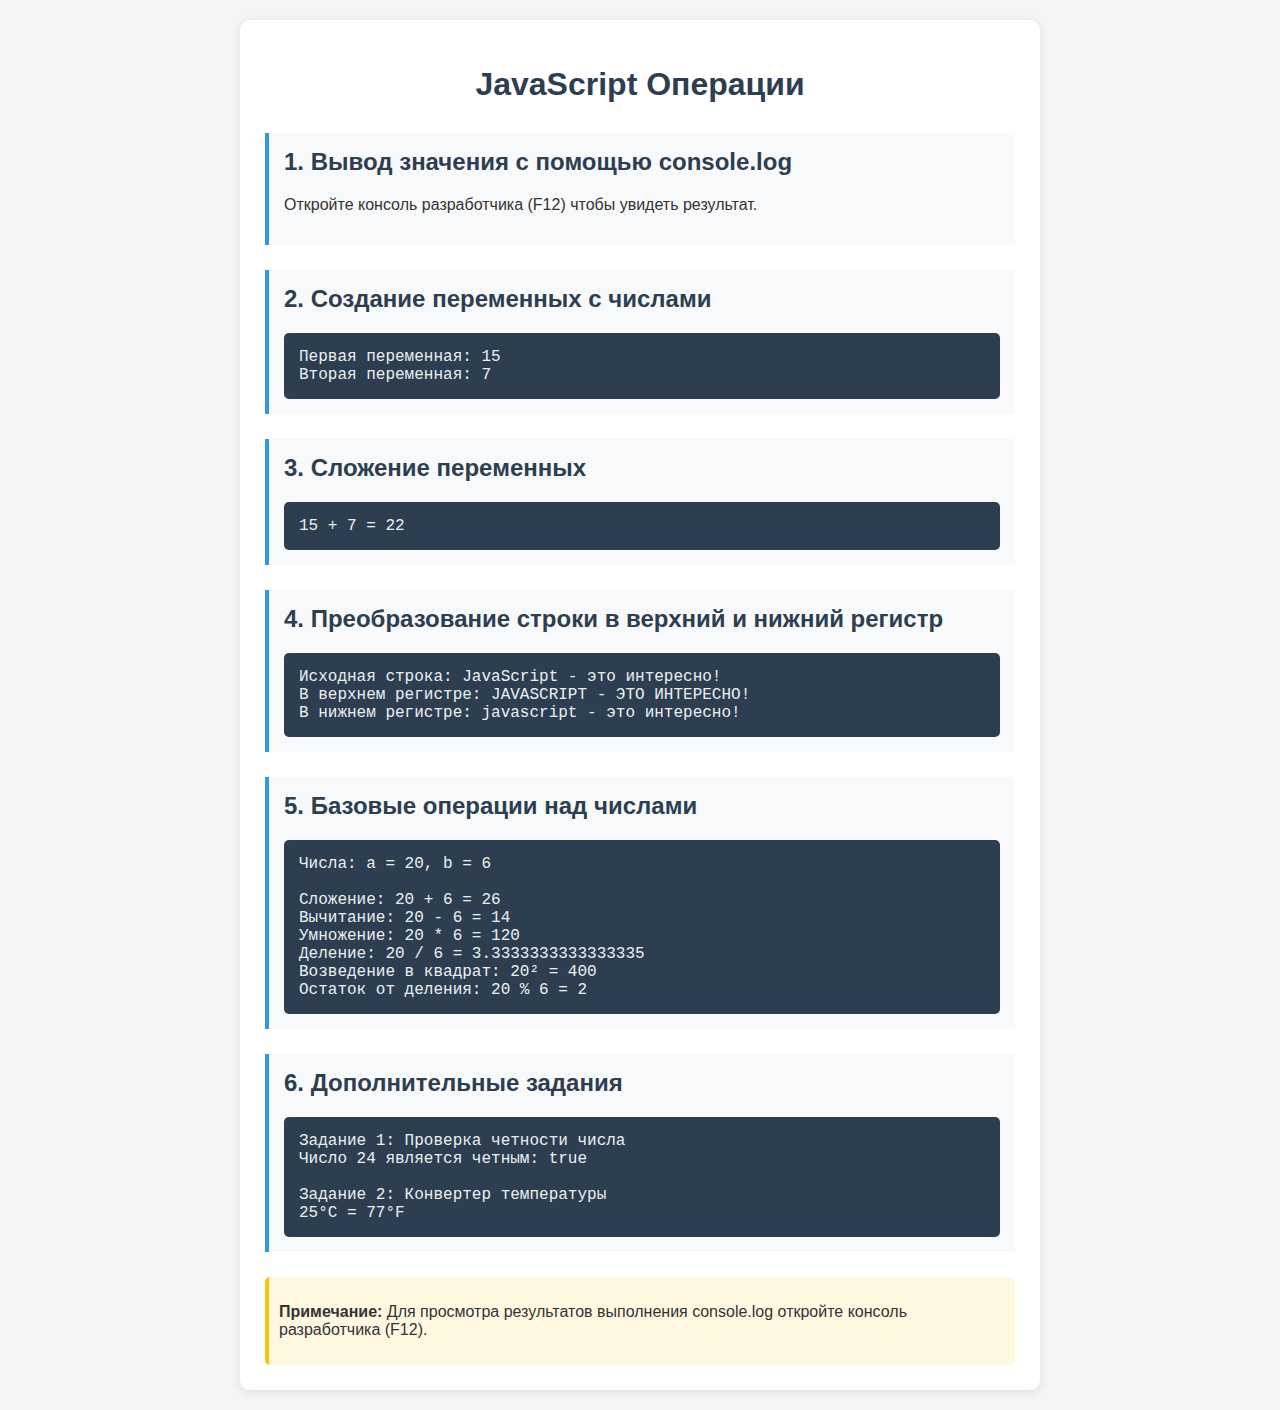
<file: index.html>
<!DOCTYPE html>
<html lang="ru">
<head>
    <meta charset="UTF-8">
    <meta name="viewport" content="width=device-width, initial-scale=1.0">
    <title>JavaScript Операции</title>
    <style>
        body {
            font-family: 'Segoe UI', Tahoma, Geneva, Verdana, sans-serif;
            max-width: 800px;
            margin: 0 auto;
            padding: 20px;
            background-color: #f5f5f5;
            color: #333;
        }
        .container {
            background-color: white;
            border-radius: 10px;
            padding: 25px;
            box-shadow: 0 2px 10px rgba(0,0,0,0.1);
        }
        h1 {
            color: #2c3e50;
            text-align: center;
            margin-bottom: 30px;
        }
        .section {
            margin-bottom: 25px;
            padding: 15px;
            border-left: 4px solid #3498db;
            background-color: #f8f9fa;
        }
        .section h2 {
            margin-top: 0;
            color: #2c3e50;
        }
        .output {
            background-color: #2c3e50;
            color: #ecf0f1;
            padding: 15px;
            border-radius: 5px;
            font-family: 'Courier New', monospace;
            margin-top: 10px;
            white-space: pre-wrap;
        }
        .note {
            background-color: #fff8e1;
            padding: 10px;
            border-radius: 5px;
            margin-top: 20px;
            border-left: 4px solid #ffc107;
        }
    </style>
</head>
<body>
    <div class="container">
        <h1>JavaScript Операции</h1>
        
        <div class="section">
            <h2>1. Вывод значения с помощью console.log</h2>
            <p>Откройте консоль разработчика (F12) чтобы увидеть результат.</p>
        </div>
        
        <div class="section">
            <h2>2. Создание переменных с числами</h2>
            <div id="variables-output" class="output"></div>
        </div>
        
        <div class="section">
            <h2>3. Сложение переменных</h2>
            <div id="addition-output" class="output"></div>
        </div>
        
        <div class="section">
            <h2>4. Преобразование строки в верхний и нижний регистр</h2>
            <div id="string-output" class="output"></div>
        </div>
        
        <div class="section">
            <h2>5. Базовые операции над числами</h2>
            <div id="operations-output" class="output"></div>
        </div>
        
        <div class="section">
            <h2>6. Дополнительные задания</h2>
            <div id="extra-output" class="output"></div>
        </div>
        
        <div class="note">
            <p><strong>Примечание:</strong> Для просмотра результатов выполнения console.log откройте консоль разработчика (F12).</p>
        </div>
    </div>

    <script src="script.js"></script>
</body>
</html>
</file>
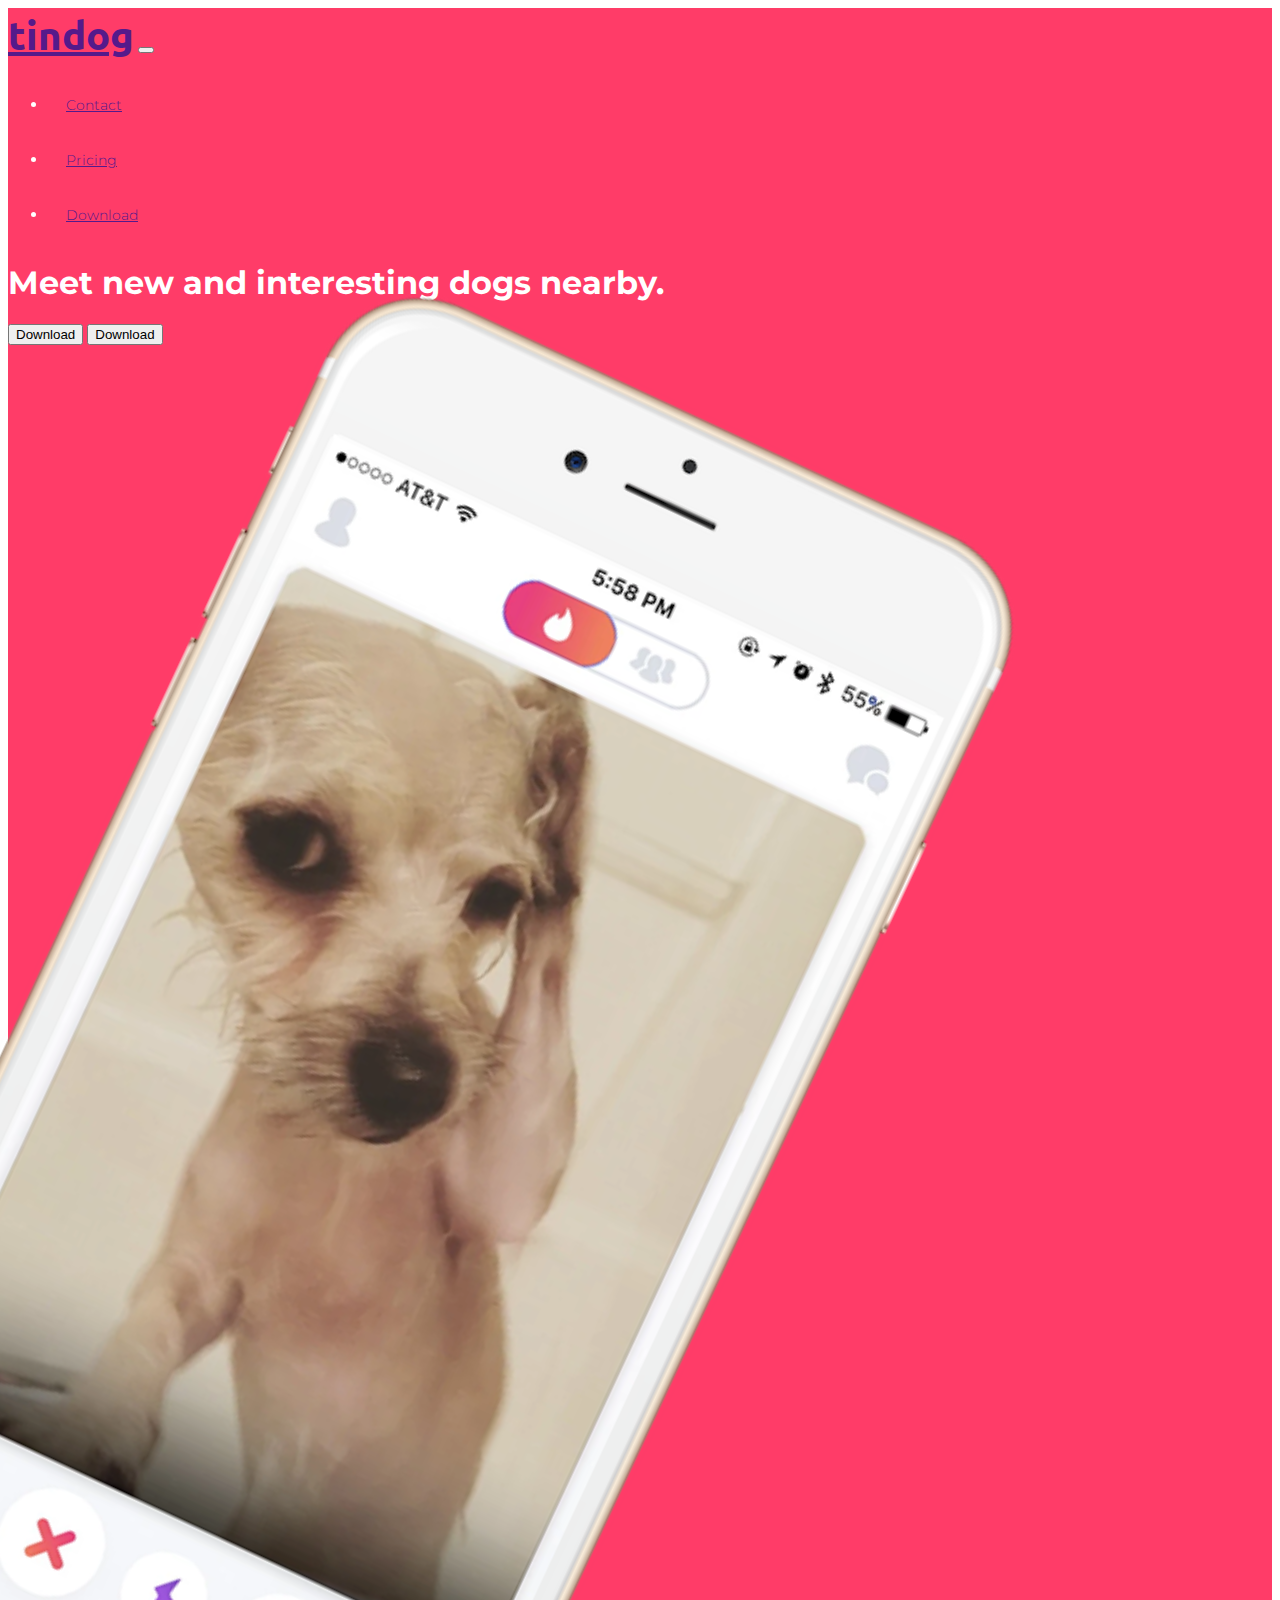
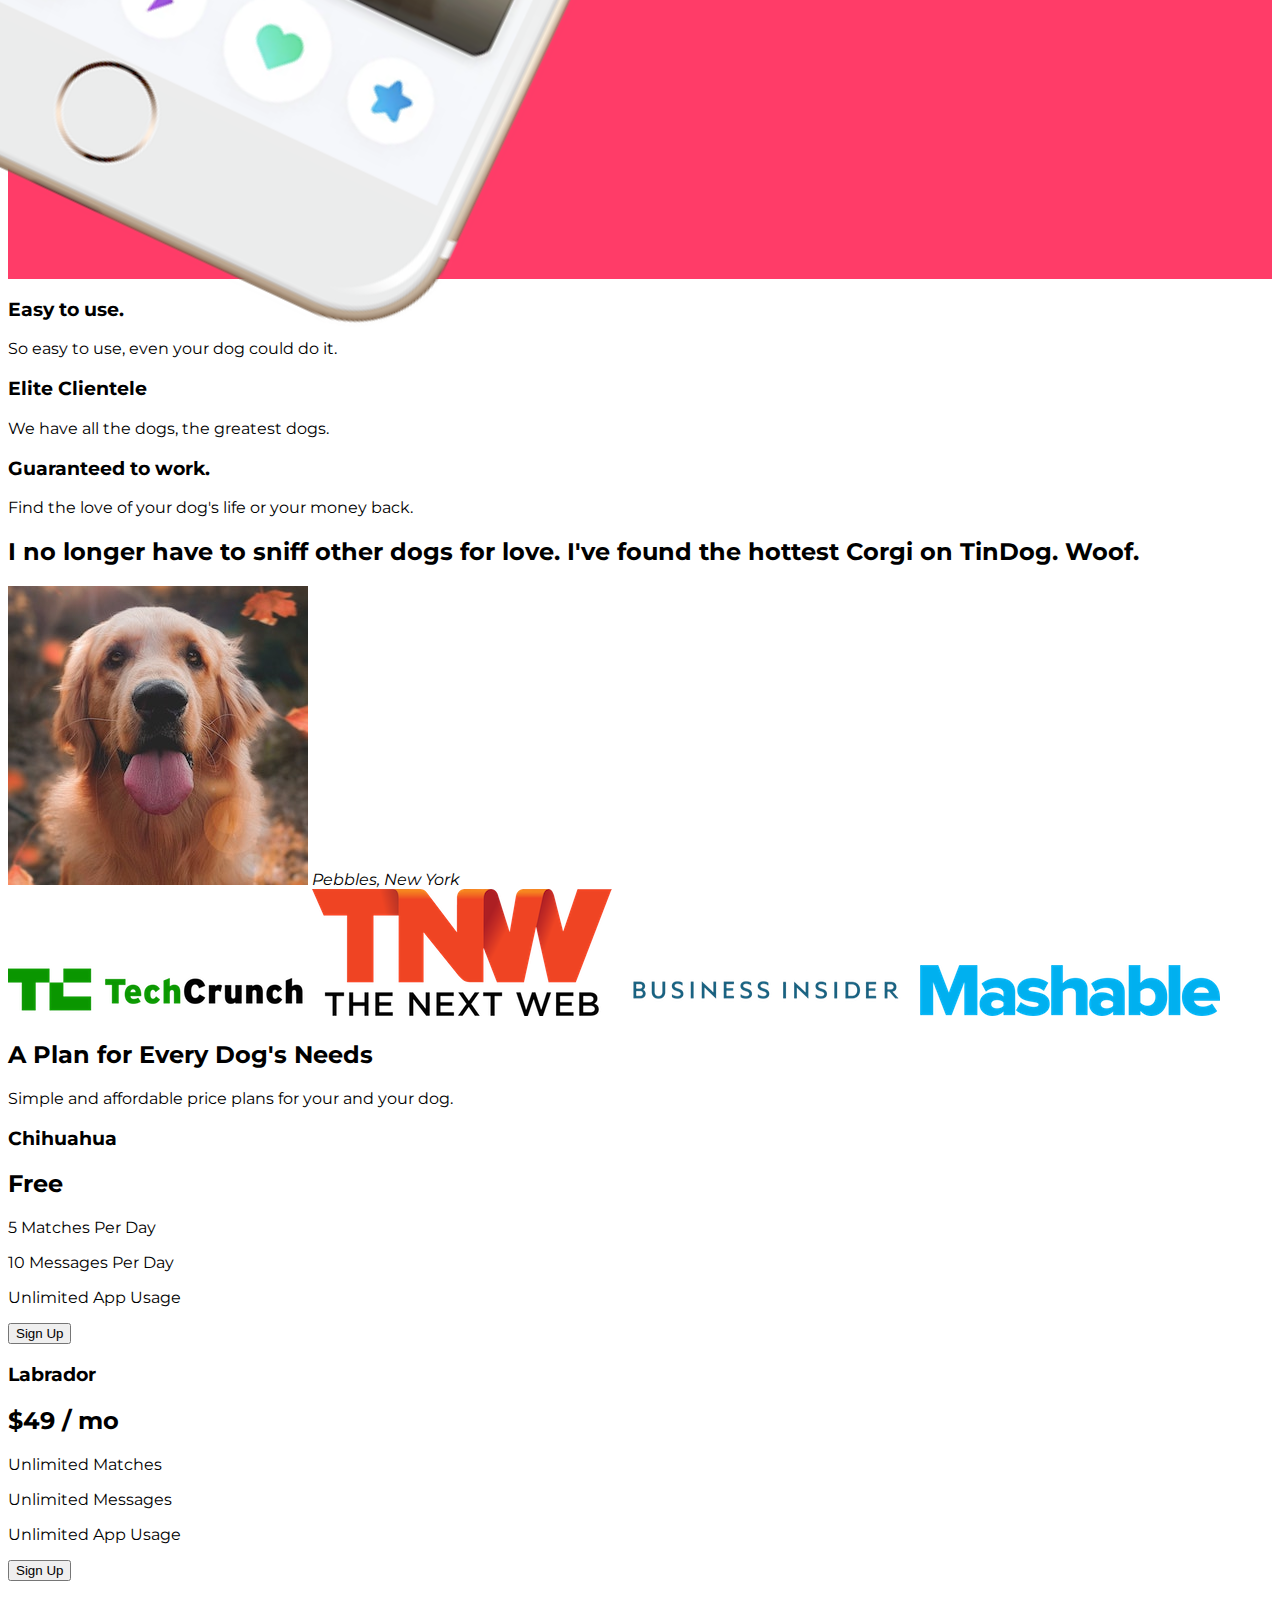
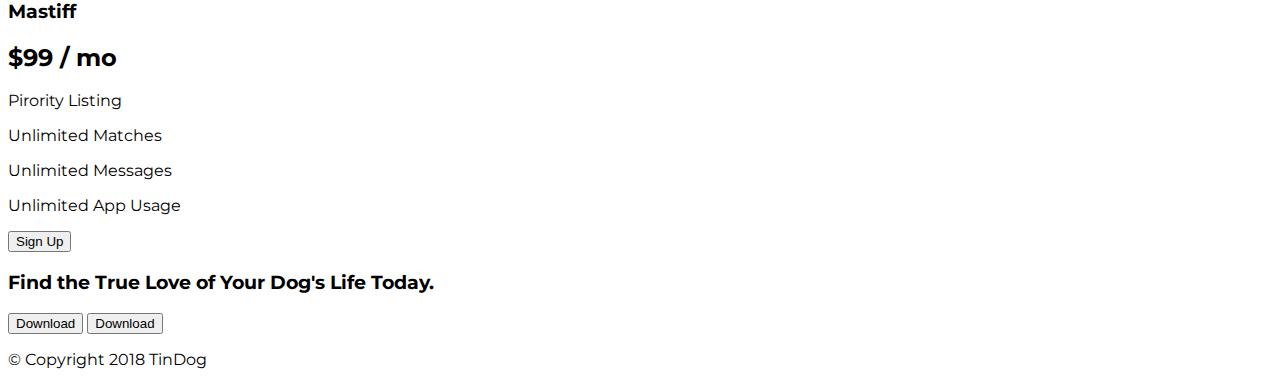
<file: laba5/index.html>
<!DOCTYPE html>
<html>

<head>
  <meta charset="utf-8">
  <link href="https://cdn.jsdelivr.net/npm/bootstrap@5.1.3/dist/css/bootstrap.min.css" rel="stylesheet" integrity="sha384-1BmE4kWBq78iYhFldvKuhfTAU6auU8tT94WrHftjDbrCEXSU1oBoqyl2QvZ6jIW3" crossorigin="anonymous">
  <title>TinDog</title>
  <link rel="stylesheet" href="css/styles.css">
  <link rel="preconnect" href="https://fonts.googleapis.com">
<link rel="preconnect" href="https://fonts.gstatic.com" crossorigin>
<link href="https://use.fontawesome.com/releases/v5.0.13/css/all.css" rel="stylesheet" />
<link href="https://fonts.googleapis.com/css2?family=Montserrat:ital,wght@0,100..900;1,100..900&family=Ubuntu:ital,wght@0,300;0,400;0,500;0,700;1,300;1,400;1,500;1,700&display=swap" rel="stylesheet">
</head>

<body>

  <section id="title">



    <nav class=" navbar-expand-lg navbar-dark">
      <a class="navbar-brand" href="">tindog</a>
       <button class="navbar-toggler" type="button" data-toggle="collapse" data-target="#navbarSupportedContent" aria-controls="navbarSupportedContent" aria-expanded="false" aria-label="Toggle navigation">
      <span class="navbar-toggler-icon"></span>
    </button>
    <div class="collapse navbar-collapse" id="navbarSupportedContent">
      <ul class="navbar-nav ml-auto">
          <li class="nav-item">
              <a class="nav-link" href="">Contact</a>
          </li>
          <li class="nav-item">
              <a class="nav-link" href="">Pricing</a>
          </li>
          <li class="nav-item">
              <a class="nav-link" href="">Download</a>
          </li>
      </ul>
   </div>
  </nav>

  <div class="row">
        <div class="col-lg-6" style="border: 0px solid;">
          <div>
            <h1 class="montserrat-auto">Meet new and interesting dogs nearby.</h1>
            <button class="btn btn-secondary" type="button"></i> Download</button>
            <button class="btn btn-outline-light" type="button"></i>Download</button>
          </div>
        </div>
        <div class="col-lg-6" style="border: 0px solid;">
          <div>
            <img class="title-image" src="images/iphone6.png" alt="iphone-mockup">
          </div>
        </div>
    </div>



  </section>


  <section id="features">

    <h3>Easy to use.</h3>
    <p>So easy to use, even your dog could do it.</p>

    <h3>Elite Clientele</h3>
    <p>We have all the dogs, the greatest dogs.</p>

    <h3>Guaranteed to work.</h3>
    <p>Find the love of your dog's life or your money back.</p>

  </section>


  <section id="testimonials">

    <h2>I no longer have to sniff other dogs for love. I've found the hottest Corgi on TinDog. Woof.</h2>
    <img src="images/dog-img.jpg" alt="dog-profile">
    <em>Pebbles, New York</em>


  </section>


  <section id="press">
    <img src="images/TechCrunch.png" alt="tc-logo">
    <img src="images/tnw.png" alt="tnw-logo">
    <img src="images/bizinsider.png" alt="biz-insider-logo">
    <img src="images/mashable.png" alt="mashable-logo">

  </section>

  <section id="pricing">

    <h2>A Plan for Every Dog's Needs</h2>
    <p>Simple and affordable price plans for your and your dog.</p>


    <h3>Chihuahua</h3>
    <h2>Free</h2>
    <p>5 Matches Per Day</p>
    <p>10 Messages Per Day</p>
    <p>Unlimited App Usage</p>
    <button type="button">Sign Up</button>


    <h3>Labrador</h3>
    <h2>$49 / mo</h2>
    <p>Unlimited Matches</p>
    <p>Unlimited Messages</p>
    <p>Unlimited App Usage</p>
    <button type="button">Sign Up</button>


    <h3>Mastiff</h3>
    <h2>$99 / mo</h2>
    <p>Pirority Listing</p>
    <p>Unlimited Matches</p>
    <p>Unlimited Messages</p>
    <p>Unlimited App Usage</p>
    <button type="button">Sign Up</button>

  </section>

  <section id="cta">

    <h3>Find the True Love of Your Dog's Life Today.</h3>
    <button type="button">Download</button>
    <button type="button">Download</button>

  </section>

  <footer id="footer">

    <p>© Copyright 2018 TinDog</p>

  </footer>

<script src="https://cdn.jsdelivr.net/npm/bootstrap@5.1.3/dist/js/bootstrap.bundle.min.js" integrity="sha384-ka7Sk0Gln4gmtz2MlQnikT1wXgYsOg+OMhuP+IlRH9sENBO0LRn5q+8nbTov4+1p" crossorigin="anonymous"></script>
</body>

</html>
</file>
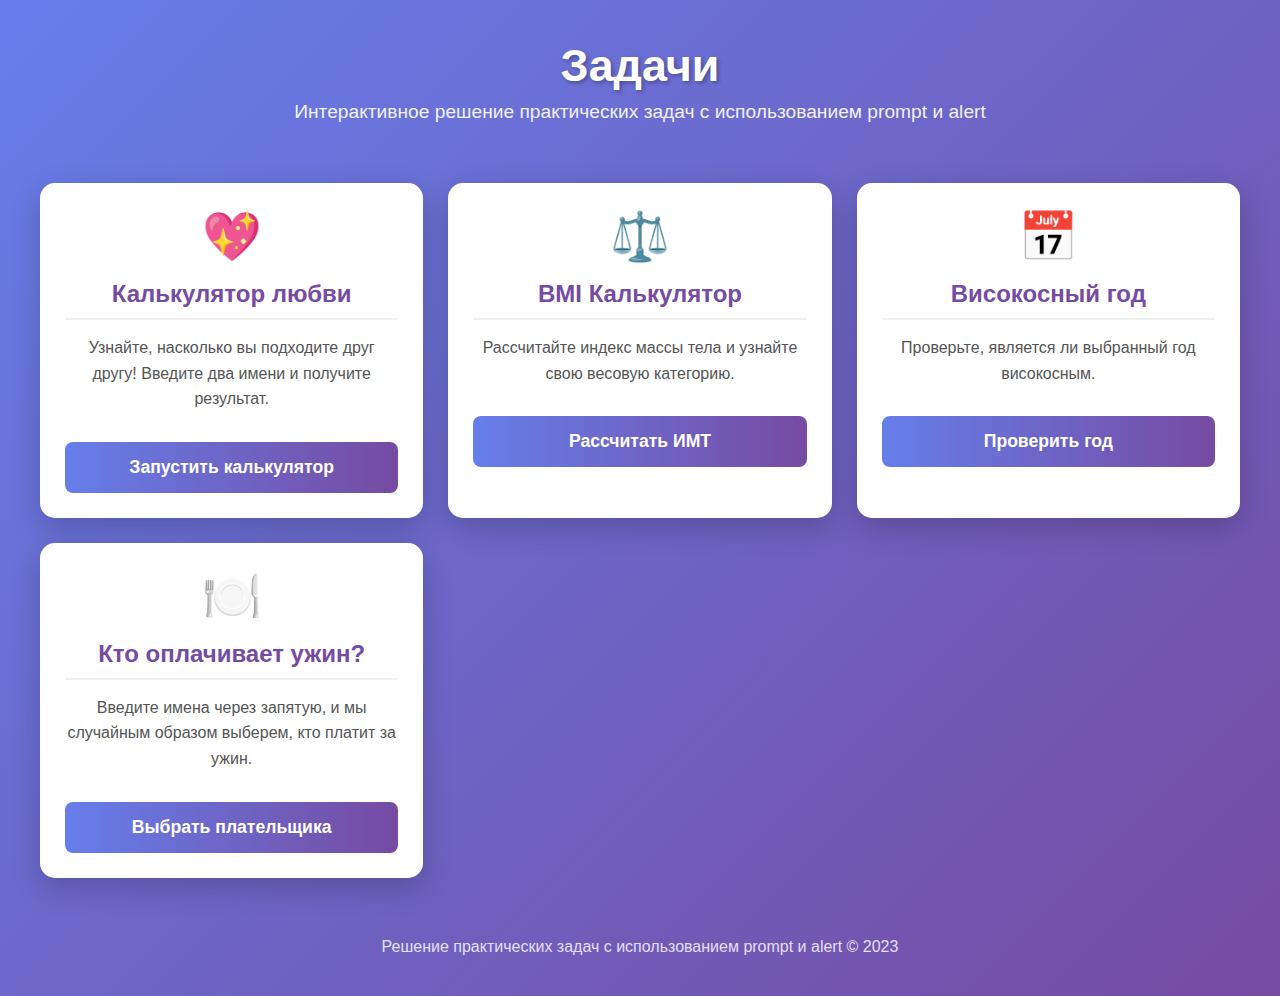
<file: laba8/index.html>
<!DOCTYPE html>
<html lang="ru">
<head>
    <meta charset="UTF-8">
    <meta name="viewport" content="width=device-width, initial-scale=1.0">
    <title>JavaScript Задачи</title>
    <style>
        * {
            margin: 0;
            padding: 0;
            box-sizing: border-box;
            font-family: 'Segoe UI', Tahoma, Geneva, Verdana, sans-serif;
        }
        
        body {
            background: linear-gradient(135deg, #667eea 0%, #764ba2 100%);
            color: #333;
            min-height: 100vh;
            padding: 20px;
        }
        
        .container {
            max-width: 1200px;
            margin: 0 auto;
        }
        
        header {
            text-align: center;
            margin-bottom: 40px;
            color: white;
            padding: 20px;
        }
        
        h1 {
            font-size: 2.8rem;
            margin-bottom: 10px;
            text-shadow: 2px 2px 4px rgba(0, 0, 0, 0.3);
        }
        
        .subtitle {
            font-size: 1.2rem;
            opacity: 0.9;
        }
        
        .tasks-grid {
            display: grid;
            grid-template-columns: repeat(auto-fit, minmax(300px, 1fr));
            gap: 25px;
            margin-bottom: 40px;
        }
        
        .task-card {
            background: white;
            border-radius: 15px;
            padding: 25px;
            box-shadow: 0 10px 30px rgba(0, 0, 0, 0.2);
            transition: transform 0.3s, box-shadow 0.3s;
            text-align: center;
        }
        
        .task-card:hover {
            transform: translateY(-5px);
            box-shadow: 0 15px 35px rgba(0, 0, 0, 0.3);
        }
        
        .task-title {
            font-size: 1.5rem;
            color: #764ba2;
            margin-bottom: 15px;
            border-bottom: 2px solid #f0f0f0;
            padding-bottom: 10px;
        }
        
        .task-description {
            margin-bottom: 20px;
            line-height: 1.6;
            color: #555;
        }
        
        .task-icon {
            font-size: 3rem;
            margin-bottom: 15px;
        }
        
        button {
            background: linear-gradient(to right, #667eea, #764ba2);
            color: white;
            border: none;
            padding: 15px 30px;
            border-radius: 8px;
            font-size: 1.1rem;
            font-weight: 600;
            cursor: pointer;
            transition: all 0.3s;
            width: 100%;
            margin-top: 10px;
        }
        
        button:hover {
            background: linear-gradient(to right, #5a6fd8, #6a4190);
            transform: translateY(-2px);
            box-shadow: 0 5px 15px rgba(0, 0, 0, 0.2);
        }
        
        .instructions {
            background: rgba(255, 255, 255, 0.1);
            color: white;
            padding: 20px;
            border-radius: 10px;
            margin-bottom: 30px;
            text-align: center;
        }
        
        footer {
            text-align: center;
            color: white;
            padding: 20px;
            margin-top: 40px;
            opacity: 0.8;
        }
        
        @media (max-width: 768px) {
            .tasks-grid {
                grid-template-columns: 1fr;
            }
            
            h1 {
                font-size: 2.2rem;
            }
        }
    </style>
</head>
<body>
    <div class="container">
        <header>
            <h1>Задачи</h1>
            <p class="subtitle">Интерактивное решение практических задач с использованием prompt и alert</p>
        </header>
        
        
        <div class="tasks-grid">
            <!-- Калькулятор любви -->
            <div class="task-card">
                <div class="task-icon">💖</div>
                <h2 class="task-title">Калькулятор любви</h2>
                <p class="task-description">Узнайте, насколько вы подходите друг другу! Введите два имени и получите результат.</p>
                <button onclick="calculateLove()">Запустить калькулятор</button>
            </div>
            
            <!-- BMI Калькулятор -->
            <div class="task-card">
                <div class="task-icon">⚖️</div>
                <h2 class="task-title">BMI Калькулятор</h2>
                <p class="task-description">Рассчитайте индекс массы тела и узнайте свою весовую категорию.</p>
                <button onclick="calculateBMI()">Рассчитать ИМТ</button>
            </div>
            
            <!-- Високосный год -->
            <div class="task-card">
                <div class="task-icon">📅</div>
                <h2 class="task-title">Високосный год</h2>
                <p class="task-description">Проверьте, является ли выбранный год високосным.</p>
                <button onclick="checkLeapYear()">Проверить год</button>
            </div>
            
            <!-- Кто оплачивает ужин -->
            <div class="task-card">
                <div class="task-icon">🍽️</div>
                <h2 class="task-title">Кто оплачивает ужин?</h2>
                <p class="task-description">Введите имена через запятую, и мы случайным образом выберем, кто платит за ужин.</p>
                <button onclick="selectDinnerPayer()">Выбрать плательщика</button>
            </div>
        </div>
        
        <footer>
            <p>Решение практических задач с использованием prompt и alert &copy; 2023</p>
        </footer>
    </div>

    <script>
        // 1. Калькулятор любви
        function calculateLove() {
            const firstName = prompt("Введите первое имя:");
            if (!firstName) {
                alert("Вы отменили ввод!");
                return;
            }
            
            const secondName = prompt("Введите второе имя:");
            if (!secondName) {
                alert("Вы отменили ввод!");
                return;
            }
            
            // Генерируем "случайный" процент на основе имен
            let sum = 0;
            for (let i = 0; i < firstName.length; i++) {
                sum += firstName.charCodeAt(i);
            }
            for (let i = 0; i < secondName.length; i++) {
                sum += secondName.charCodeAt(i);
            }
            
            const lovePercentage = (sum % 101);
            
            let message;
            if (lovePercentage > 80) {
                message = "Идеальная пара! Это настоящая любовь!";
            } else if (lovePercentage > 60) {
                message = "Отличная совместимость! У вас есть все шансы!";
            } else if (lovePercentage > 40) {
                message = "Хорошая совместимость! Нужно работать над отношениями!";
            } else if (lovePercentage > 20) {
                message = "Сложная совместимость! Придется постараться!";
            } else {
                message = "Очень низкая совместимость! Возможно, это не ваша пара!";
            }
            
            alert(`${firstName} подходит к ${secondName} на ${lovePercentage}%\n\n${message}`);
        }
        
        // 2. BMI Калькулятор
        function calculateBMI() {
            const weightInput = prompt("Введите ваш вес в килограммах:");
            if (!weightInput) {
                alert("Вы отменили ввод!");
                return;
            }
            
            const weight = parseFloat(weightInput);
            if (isNaN(weight) || weight <= 0) {
                alert("Пожалуйста, введите корректный вес!");
                return;
            }
            
            const heightInput = prompt("Введите ваш рост в метрах (например, 1.75):");
            if (!heightInput) {
                alert("Вы отменили ввод!");
                return;
            }
            
            const height = parseFloat(heightInput);
            if (isNaN(height) || height <= 0) {
                alert("Пожалуйста, введите корректный рост!");
                return;
            }
            
            const bmi = (weight / (height * height)).toFixed(1);
            
            let category;
            if (bmi <= 18.5) {
                category = "Недостаточный вес";
            } else if (bmi <= 25) {
                category = "Нормальный вес";
            } else if (bmi <= 30) {
                category = "Излишек веса";
            } else {
                category = "Ожирение";
            }
            
            alert(`Ваш ИМТ: ${bmi}\n\nКатегория: ${category}\n\nИнтерпретация:\n• Меньше 18.5 - Недостаточный вес\n• 18.5-25 - Нормальный вес\n• 25-30 - Излишек веса\n• Больше 30 - Ожирение`);
        }
        
        // 3. Проверка високосного года
        function checkLeapYear() {
            const yearInput = prompt("Введите год для проверки:");
            if (!yearInput) {
                alert("Вы отменили ввод!");
                return;
            }
            
            const year = parseInt(yearInput);
            if (isNaN(year) || year <= 0) {
                alert("Пожалуйста, введите корректный год!");
                return;
            }
            
            let isLeap = false;
            
            if (year % 4 === 0) {
                if (year % 100 === 0) {
                    if (year % 400 === 0) {
                        isLeap = true;
                    }
                } else {
                    isLeap = true;
                }
            }
            
            const result = isLeap ? "ВИСОКОСНЫЙ год" : "НЕ високосный год";
            const explanation = isLeap 
                ? "В этом году 366 дней, а в феврале 29 дней!" 
                : "В этом году 365 дней, февраль имеет 28 дней.";
                
            alert(`${year} год: ${result}\n\n${explanation}\n\nПравила определения:\n• Делится на 4 - возможно високосный\n• Делится на 100 - не високосный\n• Делится на 400 - високосный`);
        }
        
        // 4. Кто оплачивает ужин
        function selectDinnerPayer() {
            const namesInput = prompt("Введите имена участников через запятую:\n(например: Дима, Катя, Петр, Лена)");
            if (!namesInput) {
                alert("Вы отменили ввод!");
                return;
            }
            
            const names = namesInput.split(',').map(name => name.trim()).filter(name => name !== '');
            
            if (names.length === 0) {
                alert("Пожалуйста, введите корректные имена!");
                return;
            }
            
            if (names.length === 1) {
                alert("Нужно ввести хотя бы два имени!");
                return;
            }
            
            const randomIndex = Math.floor(Math.random() * names.length);
            const payer = names[randomIndex];
            
            let participantsList = "Участники ужина:\n";
            names.forEach((name, index) => {
                participantsList += `${index + 1}. ${name}\n`;
            });
            
            alert(`${participantsList}\n\n🎉 Решение принято! 🎉\n\n💰 Оплачивать ужин будет:\n${payer.toUpperCase()}!`);
        }
    </script>
</body>
</html>
</file>
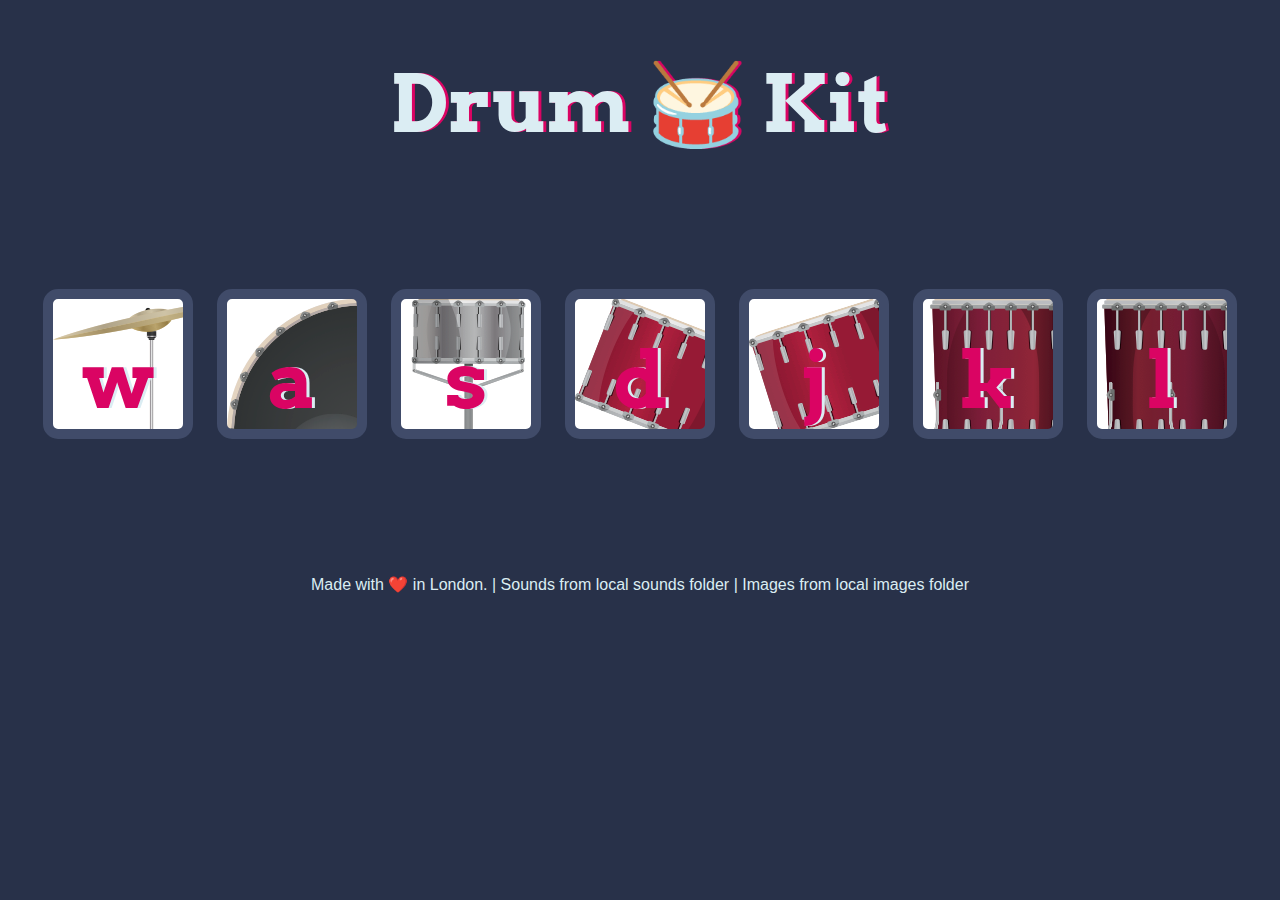
<file: laba9/index.html>
<!DOCTYPE html>
<html lang="en" dir="ltr">
<head>
  <meta charset="utf-8">
  <title>Drum Kit</title>
  <link href="https://fonts.googleapis.com/css?family=Arvo" rel="stylesheet">
  <link rel="stylesheet" href="styles.css">
</head>

<body>

  <h1 id="title">Drum 🥁 Kit</h1>
  


  <div class="set">
    <button class="w drum"><span>w</span></button>
    <button class="a drum"><span>a</span></button>
    <button class="s drum"><span>s</span></button>
    <button class="d drum"><span>d</span></button>
    <button class="j drum"><span>j</span></button>
    <button class="k drum"><span>k</span></button>
    <button class="l drum"><span>l</span></button>
  </div>

  <footer>
    Made with ❤️ in London. | Sounds from local sounds folder | Images from local images folder
  </footer>

  <script>
    // Функция для создания звукового объекта
    function createSound(src) {
      const audio = new Audio();
      audio.src = src;
      audio.preload = 'auto';
      return audio;
    }

    // Создаем объект для хранения звуков из папки sounds
    const sounds = {
      'w': createSound('sounds/crash.mp3'),
      'a': createSound('sounds/kick-bass.mp3'),
      's': createSound('sounds/snare.mp3'),
      'd': createSound('sounds/tom-1.mp3'),
      'j': createSound('sounds/tom-2.mp3'),
      'k': createSound('sounds/tom-3.mp3'),
      'l': createSound('sounds/tom-4.mp3')
    };

    // Функция для воспроизведения звука
    function playSound(key) {
      if (sounds[key]) {
        try {
          // Сбрасываем звук на начало, если он уже играет
          sounds[key].currentTime = 0;
          const playPromise = sounds[key].play();
          
          if (playPromise !== undefined) {
            playPromise.catch(error => {
              console.log('Audio play failed:', error);
            });
          }
          
          // Добавляем визуальный эффект нажатия
          const button = document.querySelector(`.${key}`);
          button.classList.add('pressed');
          
          // Убираем класс через короткое время
          setTimeout(() => {
            button.classList.remove('pressed');
          }, 150);
          
        } catch (error) {
          console.error('Error playing sound:', error);
        }
      }
    }

    // Получаем все кнопки с классом 'drum'
    const drumButtons = document.querySelectorAll('.drum');

    // Используем цикл for для добавления обработчиков событий
    for (let i = 0; i < drumButtons.length; i++) {
      const button = drumButtons[i];
      
      // Обработчик клика мышью
      button.addEventListener('click', function() {
        const buttonKey = this.classList[0]; // Получаем первый класс (w, a, s и т.д.)
        playSound(buttonKey);
      });

      // Добавляем обработчик для touch событий (для мобильных устройств)
      button.addEventListener('touchstart', function(e) {
        e.preventDefault();
        const buttonKey = this.classList[0];
        playSound(buttonKey);
      });
    }

    // Обработчик нажатия клавиш на клавиатуре
    document.addEventListener('keydown', function(event) {
      const key = event.key.toLowerCase();
      if (['w', 'a', 's', 'd', 'j', 'k', 'l'].includes(key)) {
        playSound(key);
      }
    });

    // Предзагрузка звуков при загрузке страницы
    window.addEventListener('load', function() {
      console.log('Preloading sounds...');
      for (const key in sounds) {
        if (sounds.hasOwnProperty(key)) {
          sounds[key].load();
        }
      }
    });

    // Обработка ошибок загрузки звуков
    for (const key in sounds) {
      if (sounds.hasOwnProperty(key)) {
        sounds[key].addEventListener('error', function(e) {
          console.error(`Error loading sound for key ${key}:`, e);
        });
      }
    }
  </script>
</body>
</html>
</file>
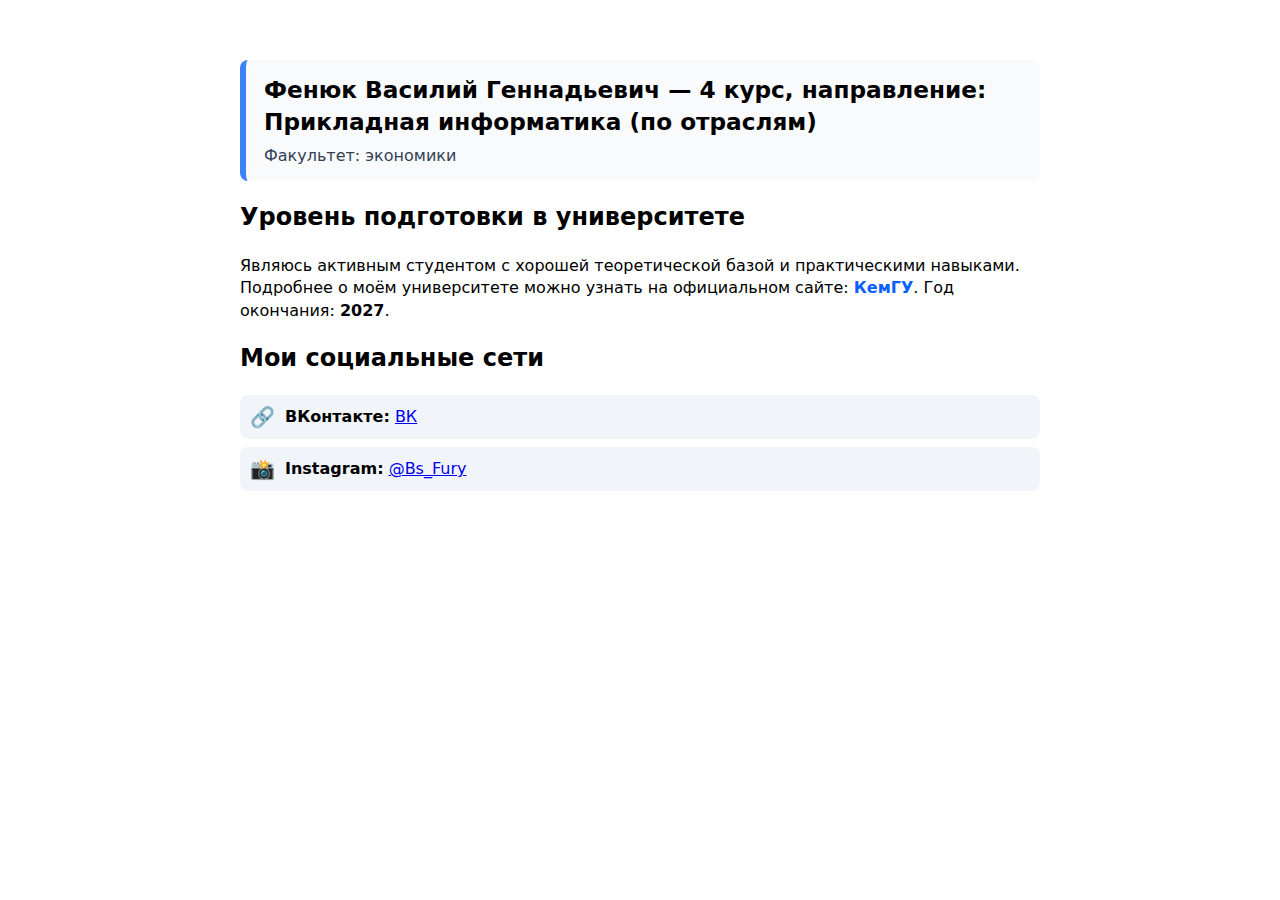
<file: laba1/profile.html>
<!doctype html>
<html lang="ru">
<head>
  <meta charset="utf-8">
  <meta name="viewport" content="width=device-width, initial-scale=1">
  <title>Профиль студента — Имя Фамилия</title>
  <style>
    :root{font-family:system-ui,-apple-system,Segoe UI,Roboto,"Helvetica Neue",Arial;line-height:1.4}
    body{max-width:800px;margin:40px auto;padding:20px}
    header{border-left:6px solid #3b82f6;padding:14px 18px;background:#f8fafc;border-radius:8px}
    h1{margin:0 0 6px;font-size:1.45rem}
    .meta{color:#334155;margin:0}
    .level{margin-top:18px}
    a.university{color:#0b5fff;text-decoration:none;font-weight:600}
    .socials{margin-top:18px}
    ul.social-list{list-style:none;padding:0}
    ul.social-list li{margin:8px 0;padding:8px 10px;border-radius:8px;background:#f1f5f9;display:flex;align-items:center}
    .emoji{font-size:1.25rem;margin-right:10px}
    .network{font-weight:600}
    .hint{color:#64748b;font-size:.95rem;margin-top:14px}
    @media (max-width:480px){body{margin:18px;padding:14px}}
  </style>
</head>
<body>
  <header>
    <h1>Фенюк Василий Геннадьевич — 4 курс, направление: Прикладная информатика (по отраслям)</h1>
    <p class="meta">Факультет: экономики</p>
  </header>

  <section class="level">
    <h2>Уровень подготовки в университете</h2>
    <p>Являюсь активным студентом с хорошей теоретической базой и практическими навыками. Подробнее о моём университете можно узнать на официальном сайте: <a class="university" href="https://kemsu.ru/"noopener noreferrer">КемГУ</a>. Год окончания: <strong>2027</strong>.</p>
  </section>

  <section class="socials">
    <h2>Мои социальные сети</h2>
    <ul class="social-list">
      <li><span class="emoji">🔗</span><span class="network">ВКонтакте:</span>&nbsp;<a href="https://vk.com/vafe555" target="_blank" rel="noopener noreferrer">ВК</a></li>
      <li><span class="emoji">📸</span><span class="network">Instagram:</span>&nbsp;<a href="https://instagram.com/bs_fury" target="_blank" rel="noopener noreferrer">@Bs_Fury</a></li>
    </ul>
  </section>

</body>
</html>
</file>
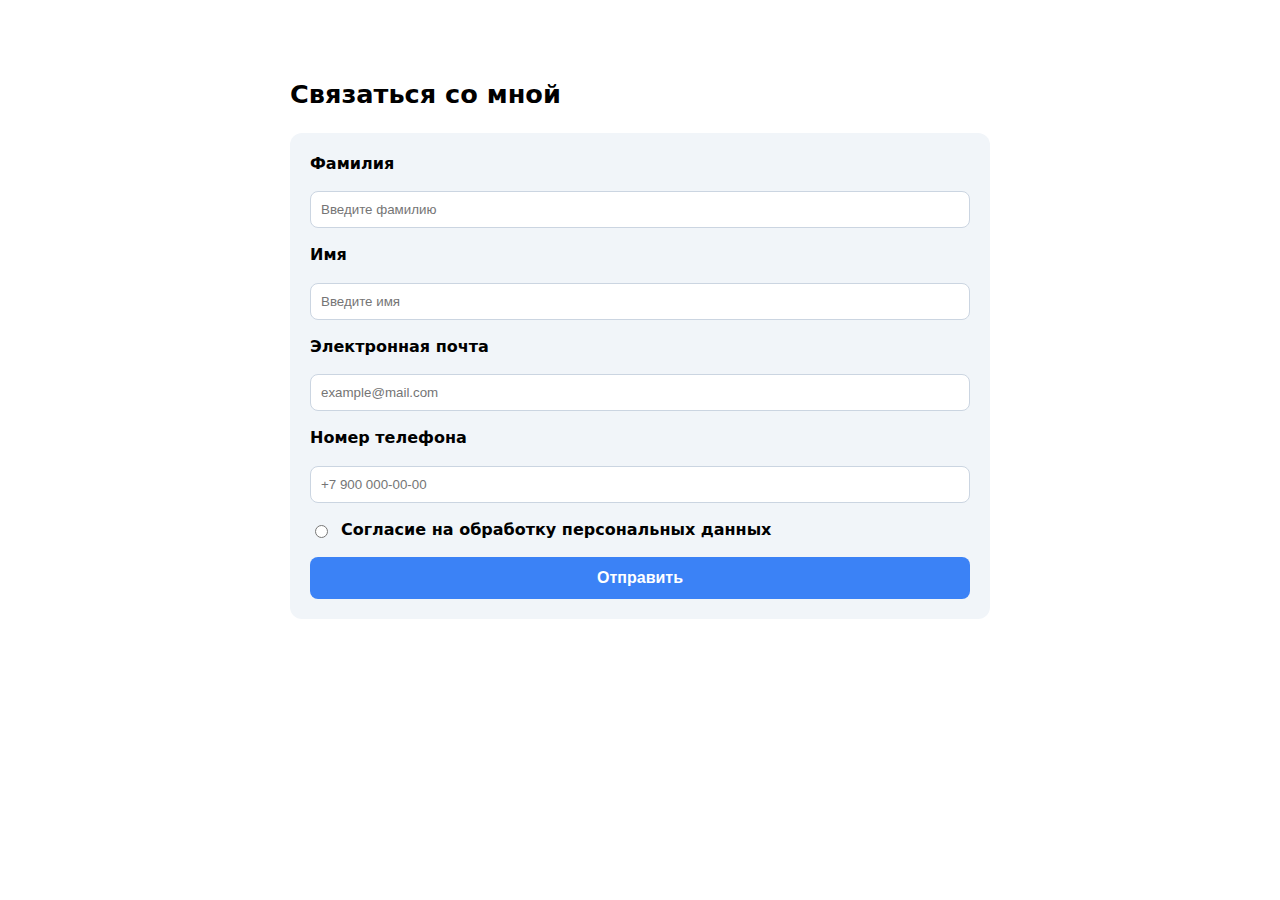
<file: laba2/contact_me.html>
<!doctype html>
<html lang="ru">
<head>
  <meta charset="utf-8">
  <meta name="viewport" content="width=device-width, initial-scale=1">
  <title>Contact Me</title>
  <style>
    body{font-family:system-ui,Arial;max-width:700px;margin:40px auto;padding:20px;line-height:1.4}
    h1{font-size:1.6rem;margin-bottom:20px}
    form{display:flex;flex-direction:column;gap:16px;background:#f1f5f9;padding:20px;border-radius:12px}
    label{font-weight:600}
    input[type="text"],input[type="email"],input[type="tel"]{padding:10px;border-radius:8px;border:1px solid #cbd5e1}
    .radio{display:flex;align-items:center;gap:10px}
    button{padding:12px;border:none;border-radius:8px;font-size:1rem;cursor:pointer;background:#3b82f6;color:white;font-weight:600}
  </style>
</head>
<body>
  <h1>Связаться со мной</h1>

  <form action="#">

    <label for="lastname">Фамилия</label>
    <input type="text" id="lastname" name="lastname" placeholder="Введите фамилию">

    <label for="firstname">Имя</label>
    <input type="text" id="firstname" name="firstname" placeholder="Введите имя">

    <label for="email">Электронная почта</label>
    <input type="email" id="email" name="email" placeholder="example@mail.com">

    <label for="phone">Номер телефона</label>
    <input type="tel" id="phone" name="phone" placeholder="+7 900 000-00-00">

    <div class="radio">
      <input type="radio" id="agree" name="agree">
      <label for="agree">Согласие на обработку персональных данных</label>
    </div>

    <button type="submit">Отправить</button>

  </form>

</body>
</html>
</file>
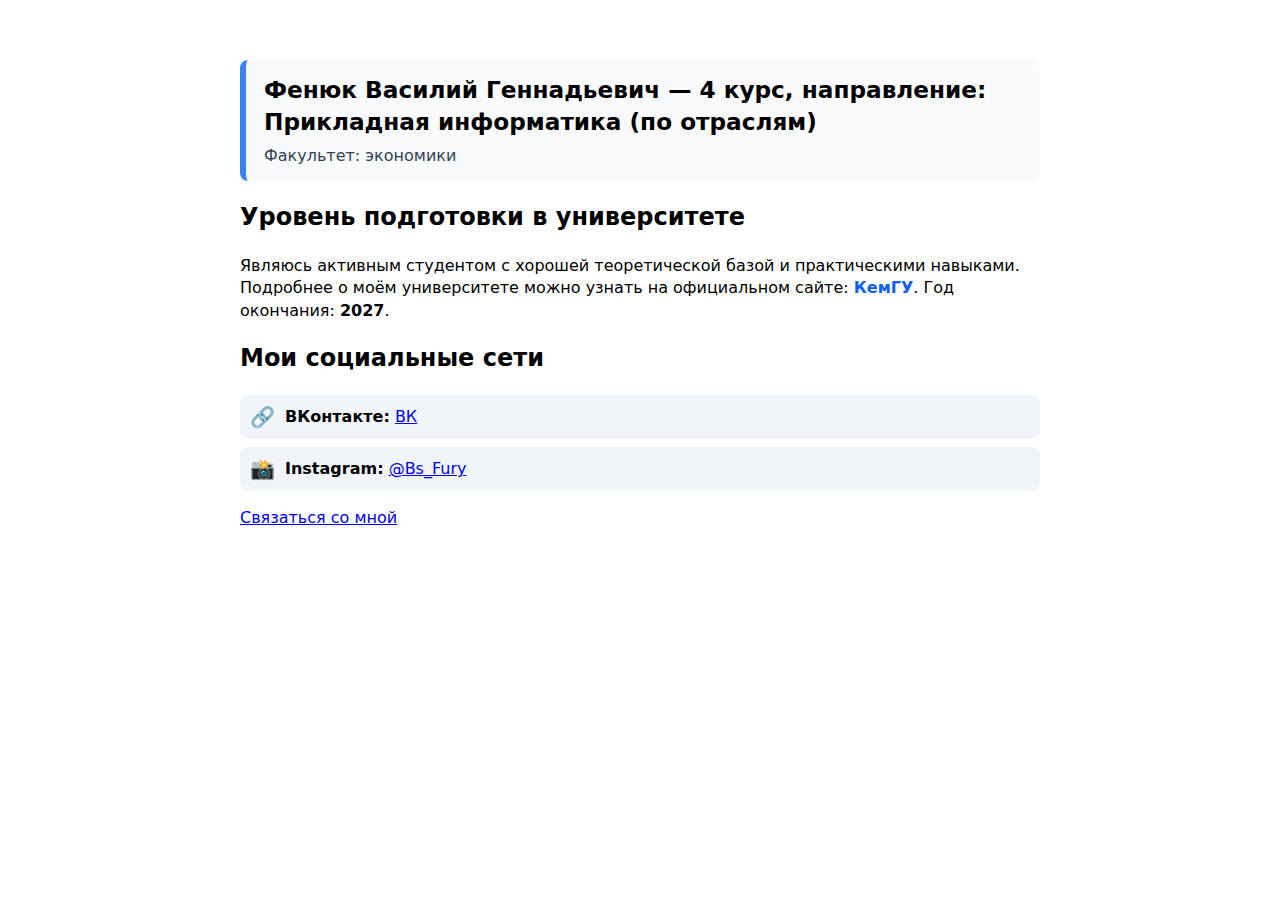
<file: laba2/profile1.html>
<!doctype html>
<html lang="ru">
<head>
  <meta charset="utf-8">
  <meta name="viewport" content="width=device-width, initial-scale=1">
  <title>Профиль студента — Имя Фамилия</title>
  <style>
    :root{font-family:system-ui,-apple-system,Segoe UI,Roboto,"Helvetica Neue",Arial;line-height:1.4}
    body{max-width:800px;margin:40px auto;padding:20px}
    header{border-left:6px solid #3b82f6;padding:14px 18px;background:#f8fafc;border-radius:8px}
    h1{margin:0 0 6px;font-size:1.45rem}
    .meta{color:#334155;margin:0}
    .level{margin-top:18px}
    a.university{color:#0b5fff;text-decoration:none;font-weight:600}
    .socials{margin-top:18px}
    ul.social-list{list-style:none;padding:0}
    ul.social-list li{margin:8px 0;padding:8px 10px;border-radius:8px;background:#f1f5f9;display:flex;align-items:center}
    .emoji{font-size:1.25rem;margin-right:10px}
    .network{font-weight:600}
    .hint{color:#64748b;font-size:.95rem;margin-top:14px}
    @media (max-width:480px){body{margin:18px;padding:14px}}
  </style>
</head>
<body>
  <header>
    <h1>Фенюк Василий Геннадьевич — 4 курс, направление: Прикладная информатика (по отраслям)</h1>
    <p class="meta">Факультет: экономики</p>
  </header>

  <section class="level">
    <h2>Уровень подготовки в университете</h2>
    <p>Являюсь активным студентом с хорошей теоретической базой и практическими навыками. Подробнее о моём университете можно узнать на официальном сайте: <a class="university" href="https://kemsu.ru/"noopener noreferrer">КемГУ</a>. Год окончания: <strong>2027</strong>.</p>
  </section>

  <section class="socials">
    <h2>Мои социальные сети</h2>
    <ul class="social-list">
      <li><span class="emoji">🔗</span><span class="network">ВКонтакте:</span>&nbsp;<a href="https://vk.com/vafe555" target="_blank" rel="noopener noreferrer">ВК</a></li>
      <li><span class="emoji">📸</span><span class="network">Instagram:</span>&nbsp;<a href="https://instagram.com/bs_fury" target="_blank" rel="noopener noreferrer">@Bs_Fury</a></li>
    </ul>
  </section>
	<a href="contact_me.html">Связаться со мной</a>

</body>
</html>
</file>
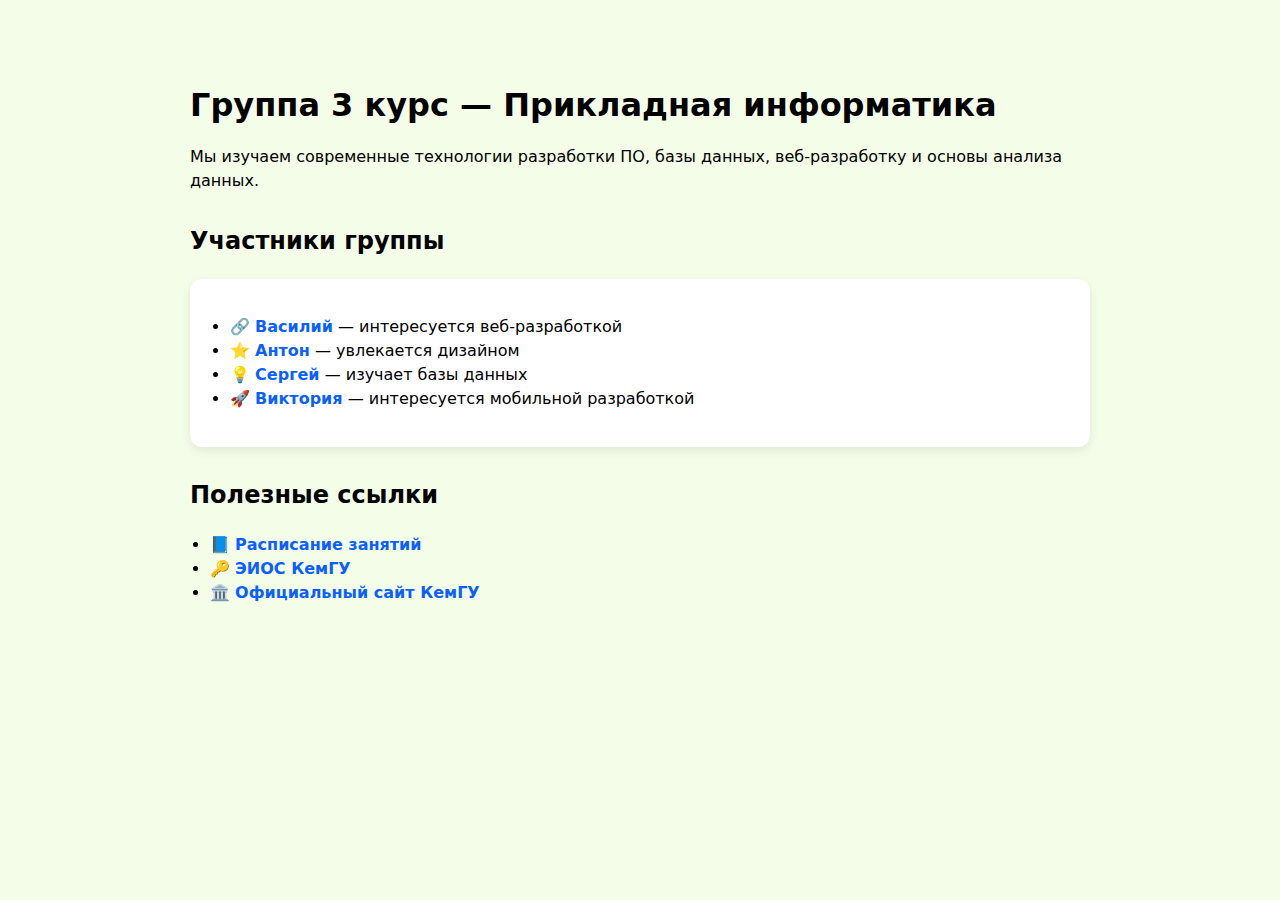
<file: laba3/group_site.html>
<!doctype html>
<html lang="ru">
<head>
  <meta charset="utf-8">
  <meta name="viewport" content="width=device-width, initial-scale=1">
  <title>Наша группа</title>
  <style>
    body{
      font-family:system-ui,Arial;
      max-width:900px;
      margin:40px auto;
      padding:20px;
      background:#F3FDE8;
      line-height:1.5;
    }
    h1{font-size:2rem;margin-bottom:10px}
    h2{margin-top:30px}
    ul{padding-left:20px}
    a{color:#0b5fff;font-weight:600;text-decoration:none}
    .card{
      background:#ffffff;
      border-radius:12px;
      padding:20px;
      margin:12px 0;
      box-shadow:0 4px 10px rgba(0,0,0,0.08);
    }
  </style>
</head>
<body>

  <h1>Группа 3 курс — Прикладная информатика</h1>
  <p>Мы изучаем современные технологии разработки ПО, базы данных, веб‑разработку и основы анализа данных.</p>

  <h2>Участники группы</h2>

  <div class="card">
    <ul>
      <li>🔗 <a href="https://vk.com/vafe555" target="_blank">Василий</a> — интересуется веб‑разработкой</li>
      <li>⭐ <a href="#" target="_blank">Антон</a> — увлекается дизайном</li>
      <li>💡 <a href="#" target="_blank">Сергей</a> — изучает базы данных</li>
      <li>🚀 <a href="#" target="_blank">Виктория</a> — интересуется мобильной разработкой</li>
    </ul>
  </div>

  <h2>Полезные ссылки</h2>

  <ul>
    <li>📘 <a href="https://www.kemsu.ru/education/schedule/" target="_blank">Расписание занятий</a></li>
    <li>🔑 <a href="https://eios.kemsu.ru/" target="_blank">ЭИОС КемГУ</a></li>
    <li>🏛️ <a href="https://kemsu.ru/" target="_blank">Официальный сайт КемГУ</a></li>
  </ul>

</body>
</html>
</file>
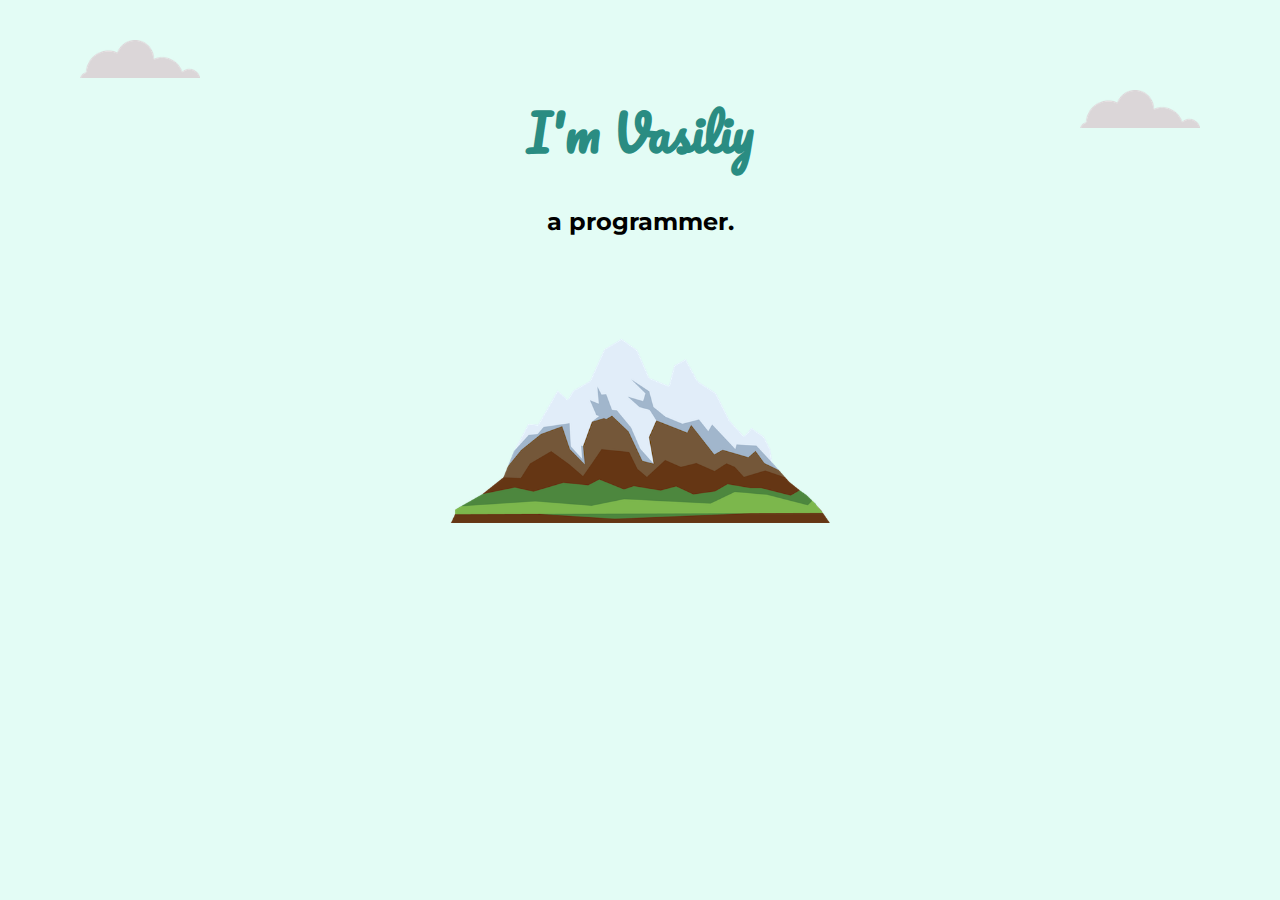
<file: laba4/mountain_site.html>
<!doctype html>
<html lang="ru">
<head>
  <meta charset="utf-8">
  <meta name="viewport" content="width=device-width, initial-scale=1">
  <title>I'm Vasiliy</title>

  <link rel="preconnect" href="https://fonts.googleapis.com">
  <link rel="preconnect" href="https://fonts.gstatic.com" crossorigin>
  <link href="https://fonts.googleapis.com/css2?family=Pacifico&family=Montserrat:wght@300;400&display=swap" rel="stylesheet">
  
  <link rel="icon" type="image/png" href="favicon.png">
  <link rel="stylesheet" href="mountain_site.css">
</head>
<body>
  <img src="images/cloud.png" class="cloud cloud-left">
  <img src="images/cloud.png" class="cloud cloud-right">

  <h1>I'm Vasiliy</h1>
  <h2>a programmer</a>.</h2>

  <img src="images/mountain.png" class="mountain">

</body>
</html>
</file>
<file: laba5/css/styles.css>
#title 
{ 
background: #ff3c68;
color: rgb(255, 255, 255);
}
.navbar-brand
{
    font-size: 2.5rem ;
    font-weight: bold;
    font-family:"Ubuntu";
}
.nav-link
{
    font-family:"Montserrat";
    font-size:85%;
    font-weight: 300;
}
.nav-item
{
    padding:18px;
}
.navbar 
{
    padding-bottom: 4.5rem;
}
.download-button
{
    margin: 5% 3% 0% 5%
}
.title-image
{
    transform: rotate(25deg);
    width: 60%;
}
.ubuntu-light {
    font-family: "Ubuntu", serif;
    font-weight: 300;
    font-style: normal;
  }
  
  .ubuntu-regular {
    font-family: "Ubuntu", serif;
    font-weight: 400;
    font-style: normal;
  }
  
  .ubuntu-medium {
    font-family: "Ubuntu", serif;
    font-weight: 500;
    font-style: normal;
  }
  
  .ubuntu-bold {
    font-family: "Ubuntu", serif;
    font-weight: 700;
    font-style: normal;
  }
  
  .ubuntu-light-italic {
    font-family: "Ubuntu", serif;
    font-weight: 300;
    font-style: italic;
  }
  
  .ubuntu-regular-italic {
    font-family: "Ubuntu", serif;
    font-weight: 400;
    font-style: italic;
  }
  
  .ubuntu-medium-italic {
    font-family: "Ubuntu", serif;
    font-weight: 500;
    font-style: italic;
  }
  
  .ubuntu-bold-italic {
    font-family: "Ubuntu", serif;
    font-weight: 700;
    font-style: italic;
  }
  .montserrat-auto {
    font-family: "Montserrat", serif;
    font-optical-sizing: auto;
    font-weight: 3rem;
    font-style: normal;
  }
body
{
    font-family:"Montserrat"
}
</file>
<file: laba9/styles.css>
body {
  text-align: center;
  background-color: #283149;
}

h1 {
  font-size: 5rem;
  color: #DBEDF3;
  font-family: "Arvo", cursive;
  text-shadow: 3px 0 #DA0463;

}

footer {
  color: #DBEDF3;
  font-family: sans-serif;
}

.w {
background-image: url('images/crash.png');
}

.a {
background-image: url('images/kick.png');
}

.s {
background-image: url('images/snare.png');
}

.d {
background-image: url('images/tom1.png');
}

.j {
background-image: url('images/tom2.png');
}

.k {
background-image: url('images/tom3.png');
}

.l {
background-image: url('images/tom4.png');
}

.set {
  margin: 10% auto;
}

.game-over {
  background-color: red;
  opacity: 0.8;
}

.pressed {
  box-shadow: 0 3px 4px 0 #DBEDF3;
  opacity: 0.5;
}

.red {
  color: red;
}

.drum {
  outline: none;
  border: 10px solid #404B69;
  font-size: 5rem;
  font-family: 'Arvo', cursive;
  line-height: 2;
  font-weight: 900;
  color: #DA0463;
  text-shadow: 3px 0 #DBEDF3;
  border-radius: 15px;
  display: inline-block;
  width: 150px;
  height: 150px;
  text-align: center;
  margin: 10px;
  background-color: white;
}
</file>
<file: laba4/mountain_site.css>
body{
  margin:0;
  background:#E3FCF5;
  text-align:center;
  font-family:'Montserrat', sans-serif;
  overflow-x:hidden;
}
h1{
  font-family:'Pacifico', cursive;
  font-size:3rem;
  margin-top:90px;
  color:#2a8c82;
}
h2 a{
  color:#3aafa9;
  text-decoration:none;
}
.mountain{
  width:380px;
  margin-top:40px;
}
.cloud{
  position:absolute;
  width:120px;
  opacity:0.8;
}
.cloud-left{
  left:80px;
  top:40px;
}
.cloud-right{
  right:80px;
  top:90px;
}
</file>
